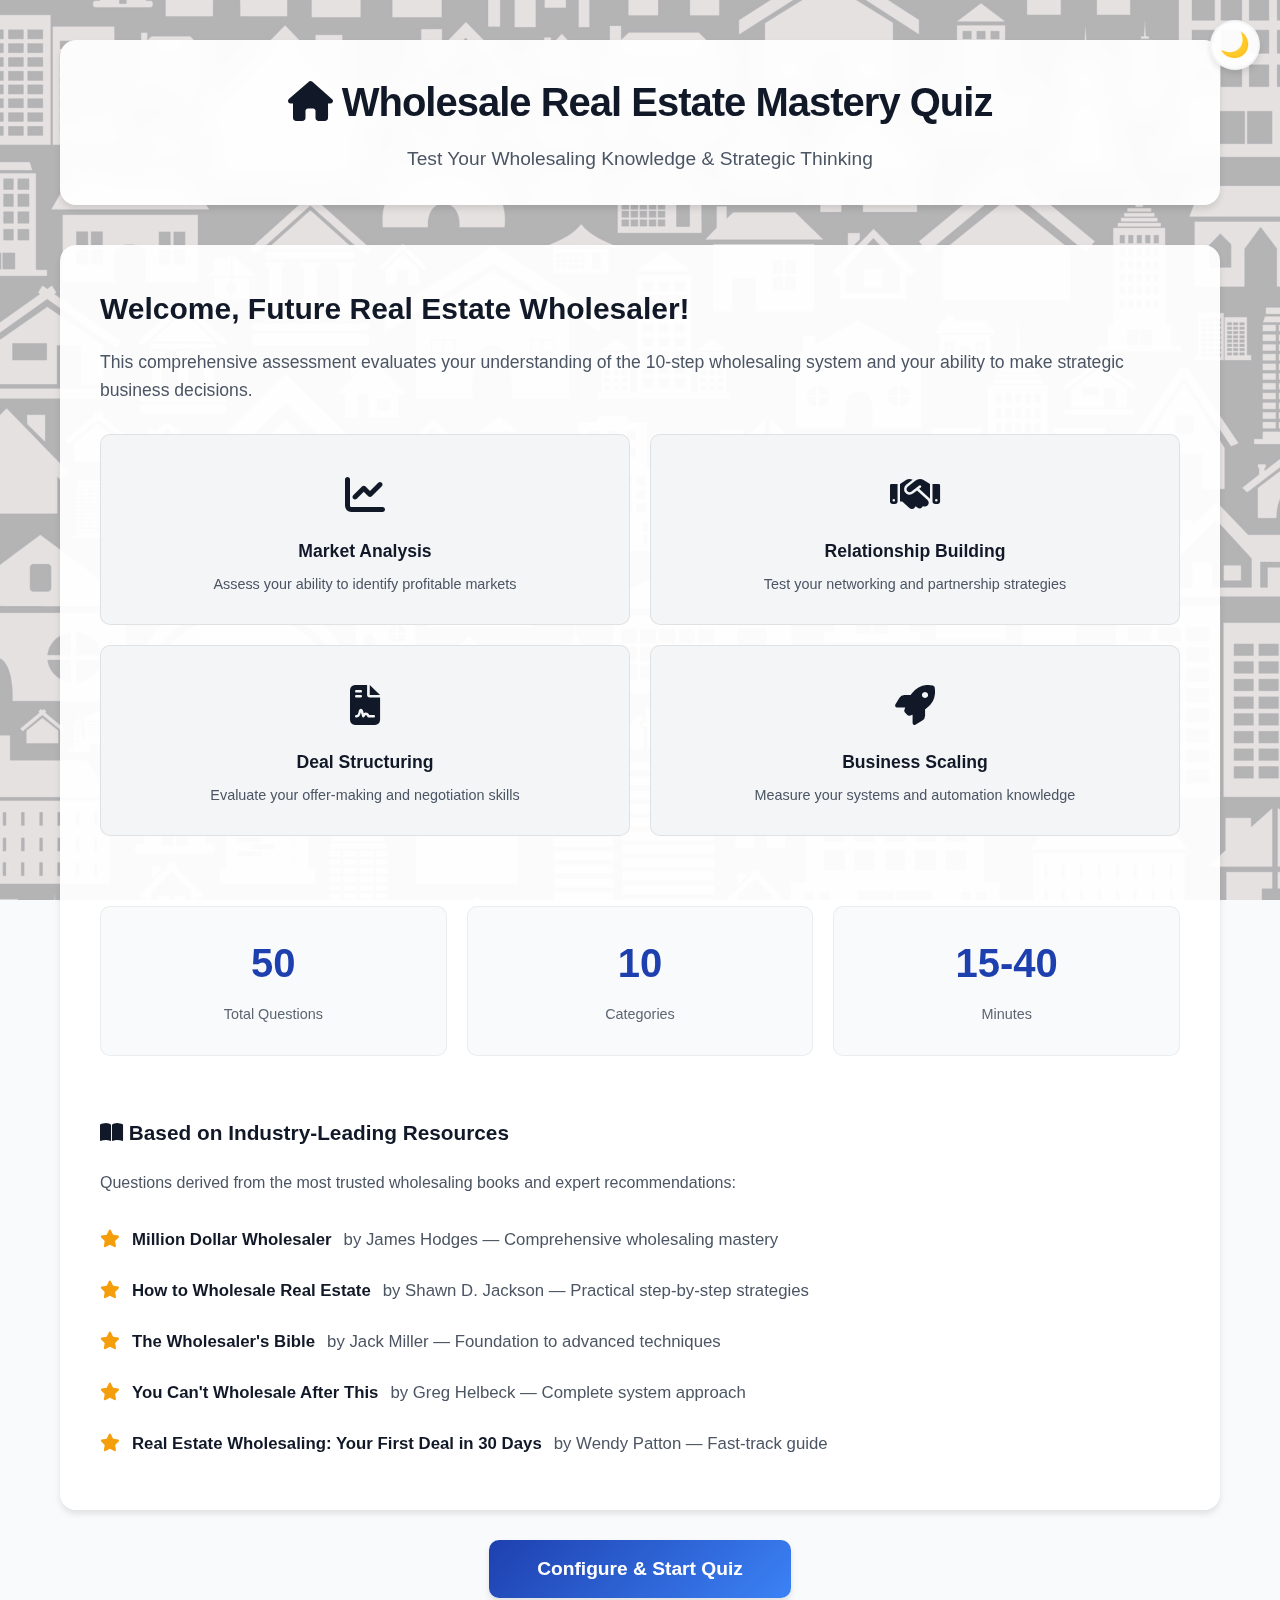
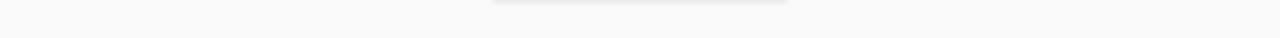
<file: index.html>
<!DOCTYPE html>
<html lang="en">
<head>
    <meta charset="UTF-8">
    <meta name="viewport" content="width=device-width, initial-scale=1.0">
    <title>Wholesale Real Estate Mastery Quiz</title>
    <link rel="stylesheet" href="https://cdnjs.cloudflare.com/ajax/libs/font-awesome/6.4.0/css/all.min.css">
    <link rel="stylesheet" href="style.css?v=1.1">
    <script src="config.js?v=1.1"></script>
</head>
<body>
    <!-- Theme Toggle -->
    <div class="theme-toggle-container">
        <button id="themeToggle" class="theme-toggle" aria-label="Toggle theme">
            <span class="theme-icon">🌙</span>
        </button>
    </div>

    <!-- Home Page -->
    <section id="homePage" class="page active">
        <div class="container">
            <div class="header-section">
                <h1><i class="fas fa-home"></i> Wholesale Real Estate Mastery Quiz</h1>
                <p class="subtitle">Test Your Wholesaling Knowledge & Strategic Thinking</p>
            </div>

            <div class="welcome-card">
                <h2>Welcome, Future Real Estate Wholesaler!</h2>
                <p>This comprehensive assessment evaluates your understanding of the 10-step wholesaling system and your ability to make strategic business decisions.</p>
                
                <div class="feature-grid">
                    <div class="feature-item">
                        <span class="feature-icon"><i class="fas fa-chart-line"></i></span>
                        <h3>Market Analysis</h3>
                        <p>Assess your ability to identify profitable markets</p>
                    </div>
                    <div class="feature-item">
                        <span class="feature-icon"><i class="fas fa-handshake"></i></span>
                        <h3>Relationship Building</h3>
                        <p>Test your networking and partnership strategies</p>
                    </div>
                    <div class="feature-item">
                        <span class="feature-icon"><i class="fas fa-file-contract"></i></span>
                        <h3>Deal Structuring</h3>
                        <p>Evaluate your offer-making and negotiation skills</p>
                    </div>
                    <div class="feature-item">
                        <span class="feature-icon"><i class="fas fa-rocket"></i></span>
                        <h3>Business Scaling</h3>
                        <p>Measure your systems and automation knowledge</p>
                    </div>
                </div>

                <div class="quiz-stats">
                    <div class="stat-box">
                        <div class="stat-number">50</div>
                        <div class="stat-label">Total Questions</div>
                    </div>
                    <div class="stat-box">
                        <div class="stat-number">10</div>
                        <div class="stat-label">Categories</div>
                    </div>
                    <div class="stat-box">
                        <div class="stat-number">15-40</div>
                        <div class="stat-label">Minutes</div>
                    </div>
                </div>

                <div class="quiz-info">
                    <h3><i class="fas fa-book-open"></i> Based on Industry-Leading Resources</h3>
                    <p style="margin-bottom: 20px; color: var(--text-secondary); font-size: 1rem;">Questions derived from the most trusted wholesaling books and expert recommendations:</p>
                    <ul class="info-list">
                        <li><i class="fas fa-star"></i> <strong>Million Dollar Wholesaler</strong> by James Hodges — Comprehensive wholesaling mastery</li>
                        <li><i class="fas fa-star"></i> <strong>How to Wholesale Real Estate</strong> by Shawn D. Jackson — Practical step-by-step strategies</li>
                        <li><i class="fas fa-star"></i> <strong>The Wholesaler's Bible</strong> by Jack Miller — Foundation to advanced techniques</li>
                        <li><i class="fas fa-star"></i> <strong>You Can't Wholesale After This</strong> by Greg Helbeck — Complete system approach</li>
                        <li><i class="fas fa-star"></i> <strong>Real Estate Wholesaling: Your First Deal in 30 Days</strong> by Wendy Patton — Fast-track guide</li>
                    </ul>
                </div>
            </div>

            <button id="startBtn" class="primary-btn">Configure & Start Quiz</button>
        </div>
    </section>

    <!-- Configuration Page -->
    <section id="configPage" class="page">
        <div class="container">
            <h1>⚙️ Configure Your Assessment</h1>
            <p class="page-description">Customize your quiz experience based on your learning goals</p>

            <div class="config-section">
                <h2>📚 Select Topics to Include</h2>
                <p class="section-hint">Choose the wholesaling areas you want to be tested on</p>
                <div id="topicCheckboxes" class="checkbox-grid">
                    <!-- Dynamically populated -->
                </div>
            </div>

            <div class="config-section">
                <h2>📊 Difficulty Level</h2>
                <p class="section-hint">Select the complexity of questions</p>
                <div class="radio-group">
                    <label class="radio-option">
                        <input type="radio" name="difficulty" value="easy">
                        <span class="radio-custom"></span>
                        <div class="radio-content">
                            <strong>Easy</strong>
                            <small>Foundational concepts and basic principles</small>
                        </div>
                    </label>
                    <label class="radio-option">
                        <input type="radio" name="difficulty" value="medium" checked>
                        <span class="radio-custom"></span>
                        <div class="radio-content">
                            <strong>Medium</strong>
                            <small>Applied scenarios and strategic decisions</small>
                        </div>
                    </label>
                    <label class="radio-option">
                        <input type="radio" name="difficulty" value="hard">
                        <span class="radio-custom"></span>
                        <div class="radio-content">
                            <strong>Hard</strong>
                            <small>Complex situations requiring expert judgment</small>
                        </div>
                    </label>
                </div>
            </div>

            <div class="config-section">
                <h2>🔢 Number of Questions</h2>
                <div class="slider-container">
                    <input type="range" id="questionCount" min="10" max="50" value="25" step="5">
                    <div class="slider-value">
                        <span id="questionCountValue">25</span> questions
                    </div>
                </div>
            </div>

            <div class="config-section">
                <h2>⏱️ Time Limit</h2>
                <p class="section-hint">Challenge yourself with a timer or take your time</p>
                <div class="radio-group">
                    <label class="radio-option">
                        <input type="radio" name="timeLimit" value="none" checked>
                        <span class="radio-custom"></span>
                        <div class="radio-content">
                            <strong>No Time Limit</strong>
                            <small>Take as much time as you need</small>
                        </div>
                    </label>
                    <label class="radio-option">
                        <input type="radio" name="timeLimit" value="20">
                        <span class="radio-custom"></span>
                        <div class="radio-content">
                            <strong>20 Minutes</strong>
                            <small>Quick assessment mode</small>
                        </div>
                    </label>
                    <label class="radio-option">
                        <input type="radio" name="timeLimit" value="40">
                        <span class="radio-custom"></span>
                        <div class="radio-content">
                            <strong>40 Minutes</strong>
                            <small>Comprehensive assessment mode</small>
                        </div>
                    </label>
                    <label class="radio-option">
                        <input type="radio" name="timeLimit" value="60">
                        <span class="radio-custom"></span>
                        <div class="radio-content">
                            <strong>60 Minutes</strong>
                            <small>Full professional assessment</small>
                        </div>
                    </label>
                </div>
            </div>

            <div class="config-actions">
                <button id="backToHomeBtn" class="secondary-btn">← Back</button>
                <button id="beginQuizBtn" class="primary-btn">Begin Assessment →</button>
            </div>
        </div>
    </section>

    <!-- Countdown Overlay -->
    <div id="countdownOverlay" class="countdown-overlay" style="display: none;">
        <div class="countdown-content">
            <h2>Get Ready!</h2>
            <div id="countdownNumber" class="countdown-number">3</div>
            <p class="countdown-message">Quiz starting...</p>
        </div>
    </div>

    <!-- Quiz Page -->
    <section id="quizPage" class="page">
        <div class="quiz-container">
            <!-- Timer Display -->
            <div id="timerDisplay" class="timer-display" style="display: none;">
                <span class="timer-icon">⏱️</span>
                <span id="timerText">00:00</span>
            </div>

            <!-- Progress Bar -->
            <div class="progress-container">
                <div class="progress-info">
                    <span id="questionProgress">Question 1 of 25</span>
                    <span id="categoryDisplay" class="category-badge">Market Analysis</span>
                </div>
                <div class="progress-bar">
                    <div id="progressFill" class="progress-fill"></div>
                </div>
            </div>

            <!-- Question Card -->
            <div id="questionCard" class="question-card">
                <div class="question-header">
                    <span id="questionType" class="question-type-badge">Single Select</span>
                    <span id="questionDifficulty" class="difficulty-badge">Medium</span>
                </div>
                <h2 id="questionText" class="question-text"></h2>
                <div id="questionContext" class="question-context"></div>
                <div id="optionsContainer" class="options-container">
                    <!-- Options dynamically inserted -->
                </div>
                <div id="multiSelectHint" class="multi-select-hint" style="display: none;">
                    ℹ️ This question may have multiple correct answers. Select all that apply.
                </div>
            </div>

            <!-- Navigation -->
            <div class="quiz-navigation">
                <button id="prevBtn" class="nav-btn secondary-btn">← Previous</button>
                <button id="nextBtn" class="nav-btn primary-btn">Next →</button>
                <button id="submitBtn" class="submit-btn primary-btn" style="display: none;">Submit Assessment</button>
            </div>
        </div>
    </section>

    <!-- Results Page -->
    <section id="resultsPage" class="page">
        <div class="container">
            <div class="results-header">
                <h1><i class="fas fa-chart-bar"></i> Assessment Results</h1>
                <p class="results-subtitle">Your Wholesale Real Estate Knowledge Report</p>
            </div>

            <!-- Overall Score -->
            <div class="score-display">
                <div class="score-circle">
                    <div class="score-value" id="finalScore">0%</div>
                    <div class="score-label">Overall Score</div>
                </div>
                <div class="score-details">
                    <div class="score-stat">
                        <span class="stat-icon"><i class="fas fa-check-circle"></i></span>
                        <div>
                            <strong id="correctCount">0</strong>
                            <small>Correct</small>
                        </div>
                    </div>
                    <div class="score-stat">
                        <span class="stat-icon"><i class="fas fa-times-circle"></i></span>
                        <div>
                            <strong id="incorrectCount">0</strong>
                            <small>Incorrect</small>
                        </div>
                    </div>
                    <div class="score-stat">
                        <span class="stat-icon"><i class="fas fa-trophy"></i></span>
                        <div>
                            <strong id="performanceLevel">-</strong>
                            <small>Performance</small>
                        </div>
                    </div>
                </div>
            </div>

            <!-- Category Performance -->
            <div class="results-section">
                <h2><i class="fas fa-chart-line"></i> Category Performance Analysis</h2>
                <div id="categoryCharts" class="category-charts">
                    <!-- Dynamically generated charts -->
                </div>
            </div>

            <!-- Strategic Analysis -->
            <div class="results-section">
                <h2><i class="fas fa-bullseye"></i> Strategic Analysis</h2>
                <div id="strategicAnalysis" class="analysis-content">
                    <!-- Generated analysis -->
                </div>
            </div>

            <!-- Detailed Feedback -->
            <div class="results-section">
                <h2><i class="fas fa-clipboard-list"></i> Question-by-Question Review</h2>
                <button id="toggleDetailedFeedback" class="toggle-btn secondary-btn">
                    Show Detailed Review
                </button>
                <div id="detailedFeedback" class="detailed-feedback" style="display: none;">
                    <!-- Question reviews -->
                </div>
            </div>

            <!-- Recommendations -->
            <div class="results-section">
                <h2><i class="fas fa-lightbulb"></i> Study Recommendations</h2>
                <div id="recommendations" class="recommendations-content">
                    <!-- Generated recommendations -->
                </div>
            </div>

            <!-- Premium Study Plan Offer -->
            <div class="results-section premium-offer-section" id="premiumOfferSection">
                <div class="premium-offer-card">
                    <div class="premium-badge"><i class="fas fa-crown"></i> PREMIUM</div>
                    <h2><i class="fas fa-brain"></i> Get Your Comprehensive Performance Analysis</h2>
                    <p class="premium-description">Unlock an in-depth analysis of your decision-making patterns, strategic thinking gaps, and personalized improvement strategies based on your unique results.</p>
                    
                    <div class="premium-features">
                        <div class="feature-comparison">
                            <div class="comparison-column free-column">
                                <h3><i class="fas fa-check"></i> Free (Current)</h3>
                                <ul>
                                    <li>Overall score and category breakdown</li>
                                    <li>Basic strengths and weaknesses</li>
                                    <li>Top 3 focus area recommendations</li>
                                    <li>Complete question-by-question review</li>
                                </ul>
                            </div>
                            <div class="comparison-column premium-column">
                                <h3><i class="fas fa-star"></i> Premium ($14.99)</h3>
                                <ul>
                                    <li><strong>Deep-Dive Thinking Pattern Analysis</strong> — How you approach problems vs. how you should</li>
                                    <li><strong>Decision-Making Framework Assessment</strong> — Where your logic breaks down and why</li>
                                    <li><strong>Strategic Gaps Identification</strong> — Specific blind spots holding you back</li>
                                    <li><strong>Comprehensive Strength Analysis</strong> — Your natural advantages and how to leverage them</li>
                                    <li><strong>Weakness Breakdown with Context</strong> — Not just what's wrong, but WHY and how to fix it</li>
                                    <li><strong>Personalized Improvement Roadmap</strong> — Clear direction on what to focus on (your choice how to improve)</li>
                                    <li><strong>Expert-Level Commentary</strong> — Professional insights on each category</li>
                                    <li><strong>Downloadable PDF Report</strong> (15-25 pages) — Keep forever, review anytime</li>
                                    <li><strong>Book Chapter References</strong> — Exact pages mapped to your gaps</li>
                                </ul>
                            </div>
                        </div>
                    </div>

                    <div class="premium-sample">
                        <h4>📖 Book Sources Included:</h4>
                        <ul class="book-sources">
                            <li><strong>"10 Steps to Wholesaling 10 Houses a Month"</strong> - Jason Prescott</li>
                            <li><strong>"The Book on Flipping Houses"</strong> - J Scott</li>
                            <li><strong>"Buy, Rehab, Rent, Refinance, Repeat (BRRRR)"</strong> - David Greene</li>
                            <li><strong>"Real Estate Wholesaling Bible"</strong> - Than Merrill</li>
                            <li><strong>"The Millionaire Real Estate Investor"</strong> - Gary Keller</li>
                        </ul>
                    </div>

                    <div class="premium-cta">
                        <button id="unlockPremiumBtn" class="premium-btn">
                            🔓 Get Your Personalized Study Plan - $14.99
                        </button>
                        <p class="secure-notice">🔒 Secure payment via PayPal • Delivered within 24 hours</p>
                    </div>
                </div>
            </div>

            <!-- Premium Order Modal (Hidden by default) -->
            <div id="premiumOrderModal" class="modal" style="display: none;">
                <div class="modal-content premium-order-content">
                    <span class="close-modal" id="closePremiumModal" onclick="document.getElementById('premiumOrderModal').style.display='none'">&times;</span>
                    <div class="modal-icon">📋</div>
                    <h2>Complete Your Order</h2>
                    <p class="modal-description">Follow these 2 simple steps to receive your personalized study plan:</p>
                    
                    <div class="order-steps">
                        <div class="order-step">
                            <div class="step-number">1</div>
                            <div class="step-content">
                                <h3><i class="fas fa-dollar-sign"></i> Complete PayPal Payment</h3>
                                <p>Pay $14.99 securely through PayPal and take a screenshot of the confirmation</p>
                                <a id="paypalLink" href="#" target="_blank" class="step-btn paypal-btn">
                                    Pay with PayPal →
                                </a>
                                <p class="step-hint">✓ Save the payment confirmation screenshot for Step 2</p>
                            </div>
                        </div>
                        
                        <div class="step-divider">↓</div>
                        
                        <div class="order-step">
                            <div class="step-number">2</div>
                            <div class="step-content">
                                <h3><i class="fas fa-download"></i> Download Your Quiz Results</h3>
                                <p>Save your quiz data file - you'll upload this in the next step</p>
                                <button onclick="downloadQuizResults()" class="step-btn download-btn">
                                    <i class="fas fa-file-download"></i> Download Results File
                                </button>
                                <p class="step-hint" id="downloadStatus">Click to download your results as a .txt file</p>
                            </div>
                        </div>
                        
                        <div class="step-divider">↓</div>
                        
                        <div class="order-step">
                            <div class="step-number">3</div>
                            <div class="step-content">
                                <h3><i class="fas fa-upload"></i> Submit Order Form</h3>
                                <p>Upload payment screenshot + quiz results file</p>
                                <a id="googleFormLink" href="#" target="_blank" class="step-btn google-form-btn">
                                    Open Order Form →
                                </a>
                                <p class="step-hint">✓ We'll verify payment and email your analysis within 24 hours</p>
                            </div>
                        </div>
                    </div>
                    
                    <div class="modal-footer">
                        <p class="support-text">Questions? Email us at: <strong id="supportEmail">loading...</strong></p>
                        <button onclick="document.getElementById('premiumOrderModal').style.display='none'" class="modal-close-btn">Close</button>
                    </div>
                </div>
            </div>

            <!-- Actions -->
            <div class="results-actions">
                <button onclick="downloadQuizResults()" class="primary-btn" style="background: #10b981;">
                    <i class="fas fa-download"></i> Download My Results
                </button>
                <button id="retakeBtn" class="secondary-btn">↻ Retake Assessment</button>
                <button id="newConfigBtn" class="secondary-btn">Configure New Assessment</button>
            </div>
        </div>
    </section>

    <script src="questions.js?v=1.1"></script>
    <script src="premium-study-plan.js?v=1.1"></script>
    <script src="script.js?v=1.1"></script>
</body>
</html>
</file>
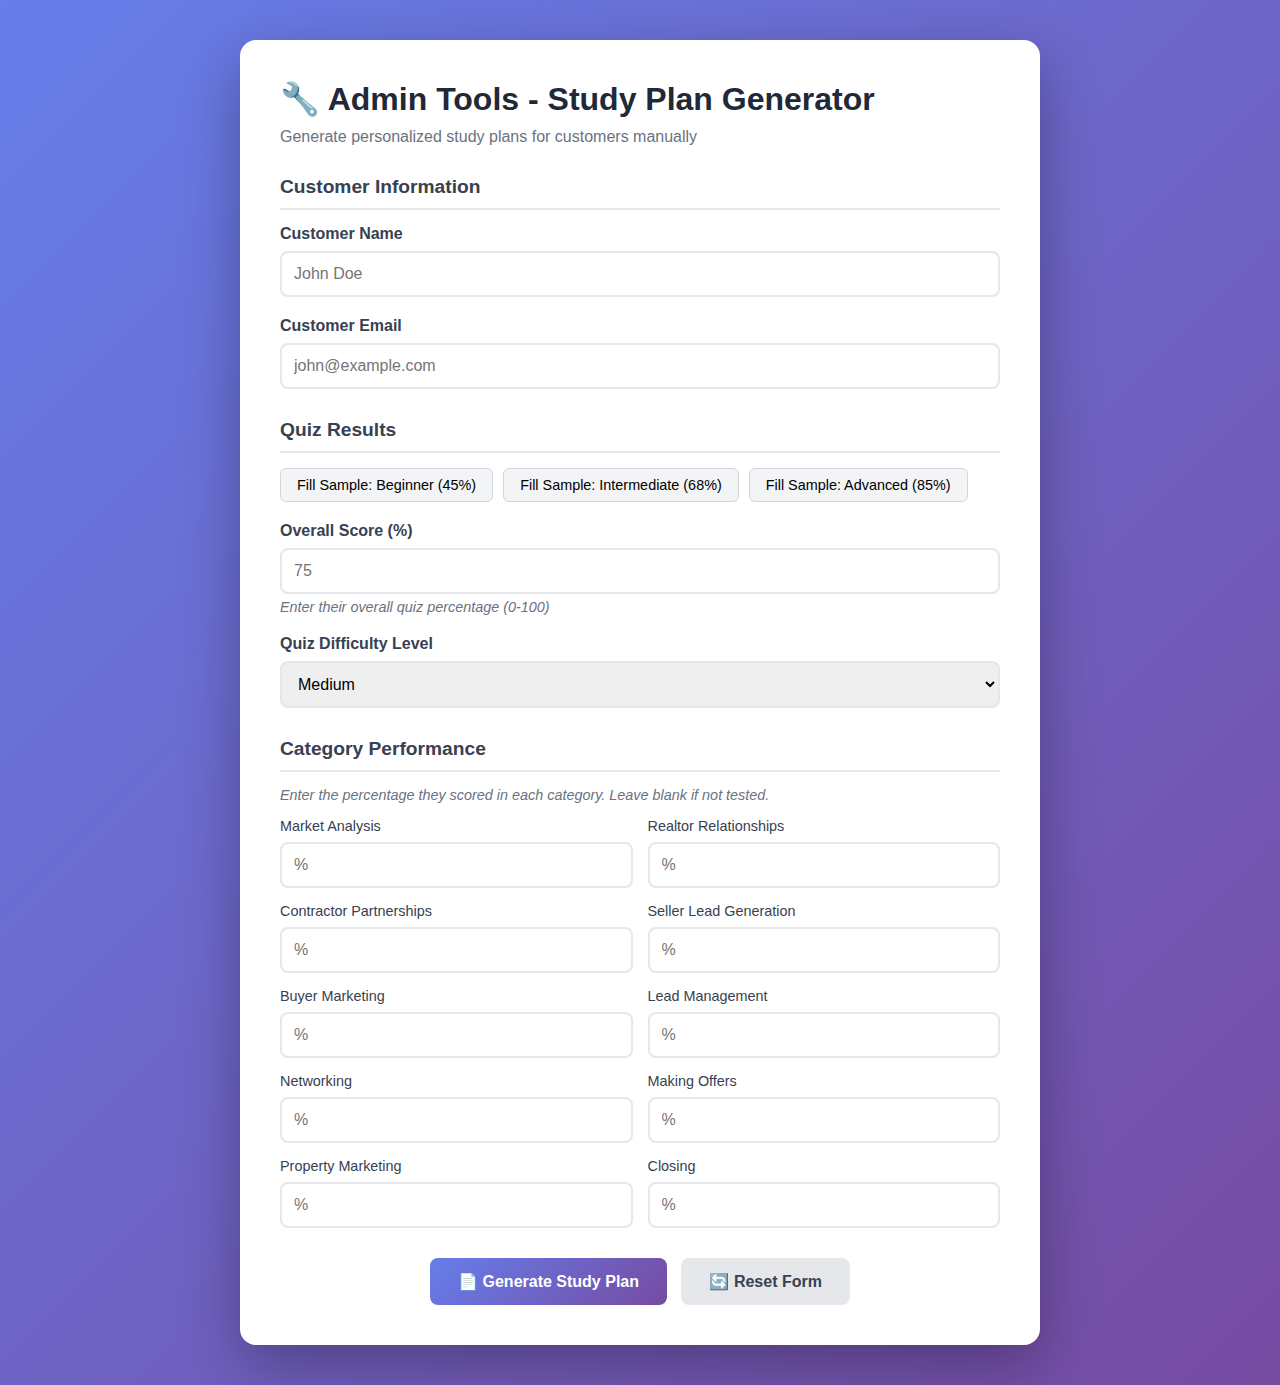
<file: admin-tools.html>
<!DOCTYPE html>
<html lang="en">
<head>
    <meta charset="UTF-8">
    <meta name="viewport" content="width=device-width, initial-scale=1.0">
    <title>Admin Tools - Generate Study Plans</title>
    <style>
        * {
            margin: 0;
            padding: 0;
            box-sizing: border-box;
        }
        
        body {
            font-family: -apple-system, BlinkMacSystemFont, 'Segoe UI', Roboto, Oxygen, Ubuntu, sans-serif;
            background: linear-gradient(135deg, #667eea 0%, #764ba2 100%);
            min-height: 100vh;
            padding: 40px 20px;
        }
        
        .container {
            max-width: 800px;
            margin: 0 auto;
            background: white;
            border-radius: 16px;
            box-shadow: 0 20px 60px rgba(0, 0, 0, 0.3);
            padding: 40px;
        }
        
        h1 {
            color: #1f2937;
            margin-bottom: 10px;
        }
        
        .subtitle {
            color: #6b7280;
            margin-bottom: 30px;
        }
        
        .form-section {
            margin-bottom: 30px;
        }
        
        .form-section h2 {
            font-size: 1.2rem;
            color: #374151;
            margin-bottom: 15px;
            border-bottom: 2px solid #e5e7eb;
            padding-bottom: 10px;
        }
        
        label {
            display: block;
            font-weight: 600;
            color: #374151;
            margin-bottom: 8px;
        }
        
        input, select, textarea {
            width: 100%;
            padding: 12px;
            border: 2px solid #e5e7eb;
            border-radius: 8px;
            font-size: 1rem;
            transition: border-color 0.3s ease;
        }
        
        input:focus, select:focus, textarea:focus {
            outline: none;
            border-color: #667eea;
        }
        
        .input-group {
            margin-bottom: 20px;
        }
        
        .category-inputs {
            display: grid;
            grid-template-columns: 1fr 1fr;
            gap: 15px;
            margin-bottom: 15px;
        }
        
        .category-input {
            display: flex;
            flex-direction: column;
        }
        
        .category-input label {
            font-size: 0.9rem;
            font-weight: 500;
        }
        
        .category-input input {
            width: 100%;
        }
        
        .btn {
            padding: 14px 28px;
            border: none;
            border-radius: 8px;
            font-size: 1rem;
            font-weight: 600;
            cursor: pointer;
            transition: all 0.3s ease;
        }
        
        .btn-primary {
            background: linear-gradient(135deg, #667eea 0%, #764ba2 100%);
            color: white;
        }
        
        .btn-primary:hover {
            transform: translateY(-2px);
            box-shadow: 0 4px 12px rgba(102, 126, 234, 0.4);
        }
        
        .btn-secondary {
            background: #e5e7eb;
            color: #374151;
            margin-left: 10px;
        }
        
        .btn-secondary:hover {
            background: #d1d5db;
        }
        
        .output-section {
            margin-top: 30px;
            padding: 20px;
            background: #f9fafb;
            border-radius: 8px;
            display: none;
        }
        
        .output-section.active {
            display: block;
        }
        
        .success-message {
            padding: 15px;
            background: #d1fae5;
            border-left: 4px solid #10b981;
            border-radius: 8px;
            margin-bottom: 20px;
            color: #065f46;
        }
        
        .help-text {
            font-size: 0.9rem;
            color: #6b7280;
            margin-top: 5px;
            font-style: italic;
        }
        
        .quick-fill {
            display: flex;
            gap: 10px;
            margin-bottom: 20px;
        }
        
        .quick-fill button {
            padding: 8px 16px;
            background: #f3f4f6;
            border: 1px solid #d1d5db;
            border-radius: 6px;
            cursor: pointer;
            font-size: 0.9rem;
        }
        
        .quick-fill button:hover {
            background: #e5e7eb;
        }
    </style>
</head>
<body>
    <div class="container">
        <h1>🔧 Admin Tools - Study Plan Generator</h1>
        <p class="subtitle">Generate personalized study plans for customers manually</p>
        
        <div class="form-section">
            <h2>Customer Information</h2>
            <div class="input-group">
                <label for="customerName">Customer Name</label>
                <input type="text" id="customerName" placeholder="John Doe">
            </div>
            <div class="input-group">
                <label for="customerEmail">Customer Email</label>
                <input type="email" id="customerEmail" placeholder="john@example.com">
            </div>
        </div>
        
        <div class="form-section">
            <h2>Quiz Results</h2>
            <div class="quick-fill">
                <button onclick="fillSample('beginner')">Fill Sample: Beginner (45%)</button>
                <button onclick="fillSample('intermediate')">Fill Sample: Intermediate (68%)</button>
                <button onclick="fillSample('advanced')">Fill Sample: Advanced (85%)</button>
            </div>
            <div class="input-group">
                <label for="overallScore">Overall Score (%)</label>
                <input type="number" id="overallScore" min="0" max="100" placeholder="75">
                <p class="help-text">Enter their overall quiz percentage (0-100)</p>
            </div>
            <div class="input-group">
                <label for="difficulty">Quiz Difficulty Level</label>
                <select id="difficulty">
                    <option value="easy">Easy</option>
                    <option value="medium" selected>Medium</option>
                    <option value="hard">Hard</option>
                </select>
            </div>
        </div>
        
        <div class="form-section">
            <h2>Category Performance</h2>
            <p class="help-text" style="margin-bottom: 15px;">Enter the percentage they scored in each category. Leave blank if not tested.</p>
            
            <div class="category-inputs">
                <div class="category-input">
                    <label>Market Analysis</label>
                    <input type="number" id="cat_market" min="0" max="100" placeholder="%">
                </div>
                <div class="category-input">
                    <label>Realtor Relationships</label>
                    <input type="number" id="cat_realtor" min="0" max="100" placeholder="%">
                </div>
                <div class="category-input">
                    <label>Contractor Partnerships</label>
                    <input type="number" id="cat_contractor" min="0" max="100" placeholder="%">
                </div>
                <div class="category-input">
                    <label>Seller Lead Generation</label>
                    <input type="number" id="cat_seller" min="0" max="100" placeholder="%">
                </div>
                <div class="category-input">
                    <label>Buyer Marketing</label>
                    <input type="number" id="cat_buyer" min="0" max="100" placeholder="%">
                </div>
                <div class="category-input">
                    <label>Lead Management</label>
                    <input type="number" id="cat_lead" min="0" max="100" placeholder="%">
                </div>
                <div class="category-input">
                    <label>Networking</label>
                    <input type="number" id="cat_network" min="0" max="100" placeholder="%">
                </div>
                <div class="category-input">
                    <label>Making Offers</label>
                    <input type="number" id="cat_offers" min="0" max="100" placeholder="%">
                </div>
                <div class="category-input">
                    <label>Property Marketing</label>
                    <input type="number" id="cat_property" min="0" max="100" placeholder="%">
                </div>
                <div class="category-input">
                    <label>Closing</label>
                    <input type="number" id="cat_closing" min="0" max="100" placeholder="%">
                </div>
            </div>
        </div>
        
        <div style="text-align: center; margin-top: 30px;">
            <button class="btn btn-primary" onclick="generateStudyPlan()">
                📄 Generate Study Plan
            </button>
            <button class="btn btn-secondary" onclick="resetForm()">
                🔄 Reset Form
            </button>
        </div>
        
        <div id="outputSection" class="output-section">
            <div class="success-message">
                ✅ Study plan generated successfully!
            </div>
            <p><strong>File saved as:</strong> <span id="fileName"></span></p>
            <p style="margin-top: 15px;"><strong>Next steps:</strong></p>
            <ol style="margin-left: 20px; margin-top: 10px; line-height: 1.8;">
                <li>Check your Downloads folder</li>
                <li>Open the HTML file in browser</li>
                <li>Review the personalized content</li>
                <li>Email it to: <strong id="emailCustomer"></strong></li>
            </ol>
        </div>
    </div>
    
    <script src="questions.js"></script>
    <script src="premium-study-plan.js"></script>
    <script>
        function fillSample(level) {
            if (level === 'beginner') {
                document.getElementById('overallScore').value = 45;
                document.getElementById('difficulty').value = 'easy';
                document.getElementById('cat_market').value = 33;
                document.getElementById('cat_realtor').value = 40;
                document.getElementById('cat_contractor').value = 50;
                document.getElementById('cat_seller').value = 25;
                document.getElementById('cat_buyer').value = 60;
                document.getElementById('cat_lead').value = 30;
                document.getElementById('cat_network').value = 55;
                document.getElementById('cat_offers').value = 20;
                document.getElementById('cat_property').value = 45;
                document.getElementById('cat_closing').value = 35;
            } else if (level === 'intermediate') {
                document.getElementById('overallScore').value = 68;
                document.getElementById('difficulty').value = 'medium';
                document.getElementById('cat_market').value = 70;
                document.getElementById('cat_realtor').value = 65;
                document.getElementById('cat_contractor').value = 60;
                document.getElementById('cat_seller').value = 55;
                document.getElementById('cat_buyer').value = 75;
                document.getElementById('cat_lead').value = 70;
                document.getElementById('cat_network').value = 80;
                document.getElementById('cat_offers').value = 60;
                document.getElementById('cat_property').value = 65;
                document.getElementById('cat_closing').value = 70;
            } else if (level === 'advanced') {
                document.getElementById('overallScore').value = 85;
                document.getElementById('difficulty').value = 'hard';
                document.getElementById('cat_market').value = 90;
                document.getElementById('cat_realtor').value = 85;
                document.getElementById('cat_contractor').value = 80;
                document.getElementById('cat_seller').value = 88;
                document.getElementById('cat_buyer').value = 92;
                document.getElementById('cat_lead').value = 85;
                document.getElementById('cat_network').value = 80;
                document.getElementById('cat_offers').value = 75;
                document.getElementById('cat_property').value = 88;
                document.getElementById('cat_closing').value = 90;
            }
            
            // Fill sample customer data
            if (!document.getElementById('customerName').value) {
                document.getElementById('customerName').value = 'Sample Customer';
            }
            if (!document.getElementById('customerEmail').value) {
                document.getElementById('customerEmail').value = 'customer@example.com';
            }
        }
        
        function generateStudyPlan() {
            // Get customer info
            const name = document.getElementById('customerName').value;
            const email = document.getElementById('customerEmail').value;
            
            if (!name || !email) {
                alert('Please enter customer name and email');
                return;
            }
            
            // Get quiz results
            const percentage = parseInt(document.getElementById('overallScore').value);
            const difficulty = document.getElementById('difficulty').value;
            
            if (!percentage || percentage < 0 || percentage > 100) {
                alert('Please enter a valid overall score (0-100)');
                return;
            }
            
            // Get category results
            const categoryMap = {
                'Market Analysis': 'cat_market',
                'Realtor Relationships': 'cat_realtor',
                'Contractor Partnerships': 'cat_contractor',
                'Seller Lead Generation': 'cat_seller',
                'Buyer Marketing': 'cat_buyer',
                'Lead Management': 'cat_lead',
                'Networking': 'cat_network',
                'Making Offers': 'cat_offers',
                'Property Marketing': 'cat_property',
                'Closing': 'cat_closing'
            };
            
            const categoryResults = {};
            for (const [category, inputId] of Object.entries(categoryMap)) {
                const value = document.getElementById(inputId).value;
                if (value) {
                    const percent = parseInt(value);
                    // Convert percentage to correct/total format
                    categoryResults[category] = {
                        correct: percent,
                        total: 100
                    };
                }
            }
            
            if (Object.keys(categoryResults).length === 0) {
                alert('Please enter at least one category score');
                return;
            }
            
            // Prepare data for study plan generation
            const quizResults = {
                percentage: percentage,
                difficulty: difficulty,
                date: new Date()
            };
            
            // Generate study plan using the imported function
            const studyPlan = generatePremiumStudyPlan(quizResults, categoryResults, [], []);
            
            // Format as HTML
            const htmlContent = formatStudyPlanHTML(studyPlan);
            
            // Download the file
            const blob = new Blob([htmlContent], { type: 'text/html' });
            const url = URL.createObjectURL(blob);
            const a = document.createElement('a');
            a.href = url;
            const fileName = `Study-Plan-${name.replace(/\s+/g, '-')}-${new Date().toISOString().split('T')[0]}.html`;
            a.download = fileName;
            document.body.appendChild(a);
            a.click();
            document.body.removeChild(a);
            URL.revokeObjectURL(url);
            
            // Show success message
            document.getElementById('fileName').textContent = fileName;
            document.getElementById('emailCustomer').textContent = email;
            document.getElementById('outputSection').classList.add('active');
            
            // Scroll to output
            document.getElementById('outputSection').scrollIntoView({ behavior: 'smooth' });
        }
        
        function resetForm() {
            document.getElementById('customerName').value = '';
            document.getElementById('customerEmail').value = '';
            document.getElementById('overallScore').value = '';
            document.getElementById('difficulty').value = 'medium';
            
            const categoryInputs = document.querySelectorAll('.category-input input');
            categoryInputs.forEach(input => input.value = '');
            
            document.getElementById('outputSection').classList.remove('active');
        }
    </script>
</body>
</html>
</file>
<file: style.css>
/* ============================================
   WHOLESALE REAL ESTATE QUIZ - STYLES
   Professional, Modern, Responsive Design
   ============================================ */

/* Root Variables - Professional Design System */
:root {
    /* Light Theme Colors - Clean Professional */
    --bg-primary: rgba(249, 250, 251, 0.95);
    --bg-secondary: rgba(255, 255, 255, 0.95);
    --bg-tertiary: rgba(243, 244, 246, 0.9);
    --text-primary: #111827;
    --text-secondary: #4b5563;
    --text-tertiary: #9ca3af;
    
    /* Brand Colors - Professional Trust Palette */
    --brand-primary: #1e40af;
    --brand-secondary: #3b82f6;
    --brand-accent: #0891b2;
    
    /* Semantic Colors */
    --success: #10b981;
    --warning: #f59e0b;
    --danger: #ef4444;
    --info: #06b6d4;
    
    /* Category Colors */
    --cat-market: #8b5cf6;
    --cat-realtor: #ec4899;
    --cat-contractor: #f97316;
    --cat-seller-lead: #14b8a6;
    --cat-buyer-marketing: #6366f1;
    --cat-lead-mgmt: #0ea5e9;
    --cat-networking: #10b981;
    --cat-offers: #f59e0b;
    --cat-property-marketing: #ef4444;
    --cat-closing: #8b5cf6;
    
    /* UI Elements */
    --shadow-sm: 0 1px 2px rgba(0, 0, 0, 0.05);
    --shadow-md: 0 4px 6px rgba(0, 0, 0, 0.1);
    --shadow-lg: 0 10px 15px rgba(0, 0, 0, 0.1);
    --shadow-xl: 0 20px 25px rgba(0, 0, 0, 0.15);
    
    --radius-sm: 6px;
    --radius-md: 10px;
    --radius-lg: 16px;
    --radius-xl: 24px;
    
    --transition: all 0.3s cubic-bezier(0.4, 0, 0.2, 1);
}

/* Dark Theme - Professional Dark Mode */
body.dark-theme {
    --bg-primary: rgba(17, 24, 39, 0.95);
    --bg-secondary: rgba(31, 41, 55, 0.95);
    --bg-tertiary: rgba(55, 65, 81, 0.9);
    --text-primary: #f9fafb;
    --text-secondary: #d1d5db;
    --text-tertiary: #9ca3af;
    
    /* Lighter brand colors for dark mode visibility */
    --brand-primary: #60a5fa;
    --brand-secondary: #93c5fd;
    --brand-accent: #22d3ee;
    
    --shadow-sm: 0 1px 3px rgba(0, 0, 0, 0.4);
    --shadow-md: 0 4px 12px rgba(0, 0, 0, 0.5);
    --shadow-lg: 0 10px 24px rgba(0, 0, 0, 0.6);
    --shadow-xl: 0 20px 40px rgba(0, 0, 0, 0.7);
}

/* Base Styles */
* {
    margin: 0;
    padding: 0;
    box-sizing: border-box;
}

body {
    font-family: -apple-system, BlinkMacSystemFont, 'Segoe UI', Roboto, 'Helvetica Neue', Arial, sans-serif;
    background: var(--bg-primary);
    color: var(--text-primary);
    line-height: 1.6;
    transition: var(--transition);
    min-height: 100vh;
    position: relative;
}

body::before {
    content: '';
    position: fixed;
    top: 0;
    left: 0;
    right: 0;
    bottom: 0;
    background-image: url('Images/vecteezy_background-made-of-houses-a-vector-illustration_20882289.jpg');
    background-size: cover;
    background-position: center;
    opacity: 0.30;
    z-index: -1;
    pointer-events: none;
}

/* Theme Toggle */
.theme-toggle-container {
    position: fixed;
    top: 20px;
    right: 20px;
    z-index: 1000;
}

.theme-toggle {
    background: var(--bg-secondary);
    border: 2px solid var(--bg-tertiary);
    border-radius: 50%;
    width: 50px;
    height: 50px;
    display: flex;
    align-items: center;
    justify-content: center;
    cursor: pointer;
    transition: var(--transition);
    box-shadow: var(--shadow-md);
}

.theme-toggle:hover {
    transform: scale(1.1) rotate(15deg);
    box-shadow: var(--shadow-lg);
}

.theme-icon {
    font-size: 24px;
    transition: var(--transition);
}

/* Container */
.container {
    max-width: 1200px;
    margin: 0 auto;
    padding: 40px 20px;
}

.quiz-container {
    max-width: 1100px;
    margin: 0 auto;
    padding: 20px;
}

/* Page Management */
.page {
    display: none;
    animation: fadeIn 0.5s ease-in-out;
}

.page.active {
    display: block;
}

@keyframes fadeIn {
    from {
        opacity: 0;
        transform: translateY(20px);
    }
    to {
        opacity: 1;
        transform: translateY(0);
    }
}

/* Header Section */
.header-section {
    text-align: center;
    margin-bottom: 40px;
    background: var(--bg-secondary);
    padding: 30px 20px;
    border-radius: var(--radius-lg);
    backdrop-filter: blur(10px);
    -webkit-backdrop-filter: blur(10px);
    box-shadow: var(--shadow-md);
}

.header-section h1 {
    font-size: 2.5rem;
    font-weight: 700;
    margin-bottom: 10px;
    color: var(--text-primary);
    letter-spacing: -0.025em;
}

.subtitle {
    font-size: 1.2rem;
    color: var(--text-secondary);
}

/* Welcome Card */
.welcome-card {
    background: var(--bg-secondary);
    border-radius: var(--radius-lg);
    padding: 40px;
    box-shadow: var(--shadow-md);
    margin-bottom: 30px;
    position: relative;
    overflow: hidden;
}

.welcome-card > * {
    position: relative;
    z-index: 1;
}

.welcome-card h2 {
    font-size: 1.875rem;
    margin-bottom: 15px;
    font-weight: 700;
    color: var(--text-primary);
}

.welcome-card > p {
    color: var(--text-secondary);
    margin-bottom: 30px;
    font-size: 1.1rem;
}

/* Feature Grid */
.feature-grid {
    display: grid;
    grid-template-columns: repeat(2, 1fr);
    gap: 20px;
    margin-top: 30px;
}

.feature-item {
    text-align: center;
    padding: 28px 20px;
    background: var(--bg-tertiary);
    border-radius: var(--radius-md);
    transition: var(--transition);
    border: 1px solid rgba(0, 0, 0, 0.08);
    backdrop-filter: blur(10px);
}

.feature-item:hover {
    transform: translateY(-4px);
    box-shadow: 0 8px 20px rgba(30, 64, 175, 0.12);
    border-color: var(--brand-secondary);
}

.feature-icon {
    font-size: 2.5rem;
    display: block;
    margin-bottom: 10px;
}

.feature-item h3 {
    font-size: 1.1rem;
    margin-bottom: 8px;
    color: var(--text-primary);
}

.feature-item p {
    font-size: 0.9rem;
    color: var(--text-secondary);
}

/* Quiz Stats */
.quiz-stats {
    display: grid;
    grid-template-columns: repeat(3, 1fr);
    gap: 20px;
    margin: 40px 0 30px 0;
    padding: 30px 0;
    border-top: 1px solid var(--border-color);
    border-bottom: 1px solid var(--border-color);
}

.stat-box {
    text-align: center;
    padding: 24px;
    background: var(--bg-primary);
    border-radius: var(--radius-md);
    transition: var(--transition);
    border: 1px solid rgba(0, 0, 0, 0.06);
    backdrop-filter: blur(10px);
}

.stat-box:hover {
    transform: translateY(-3px);
    box-shadow: 0 6px 16px rgba(30, 64, 175, 0.12);
    border-color: var(--brand-secondary);
}

.stat-number {
    font-size: 2.5rem;
    font-weight: 700;
    color: var(--brand-primary);
    margin-bottom: 8px;
}

.stat-label {
    font-size: 0.95rem;
    color: var(--text-secondary);
    font-weight: 500;
}

/* Quiz Info */
.quiz-info {
    margin-top: 30px;
}

.quiz-info h3 {
    font-size: 1.3rem;
    margin-bottom: 20px;
    color: var(--text-primary);
}

.info-list {
    list-style: none;
    padding: 0;
    margin: 0;
}

.info-list li {
    padding: 12px 0;
    font-size: 1.05rem;
    color: var(--text-secondary);
    display: flex;
    align-items: flex-start;
    gap: 12px;
    border-bottom: 1px solid var(--border-color);
}

.info-list li i {
    color: #f59e0b;
    font-size: 1.1rem;
    margin-top: 3px;
    flex-shrink: 0;
}

.info-list li strong {
    color: var(--text-primary);
    font-weight: 600;
}

.info-list li:last-child {
    border-bottom: none;
}

/* Performance Card */
.performance-card {
    background: linear-gradient(135deg, var(--brand-primary), var(--brand-secondary));
    border-radius: var(--radius-lg);
    padding: 30px;
    color: white;
    margin-bottom: 30px;
    animation: scaleIn 0.5s ease-out;
}

@keyframes scaleIn {
    from {
        opacity: 0;
        transform: scale(0.9);
    }
    to {
        opacity: 1;
        transform: scale(1);
    }
}

.performance-card h3 {
    margin-bottom: 20px;
    font-size: 1.5rem;
}

.last-performance-content {
    display: flex;
    justify-content: space-around;
    flex-wrap: wrap;
    gap: 20px;
}

.performance-stat {
    display: flex;
    flex-direction: column;
    align-items: center;
}

.stat-label {
    font-size: 0.9rem;
    opacity: 0.9;
    margin-bottom: 5px;
}

.stat-value {
    font-size: 1.8rem;
    font-weight: 700;
}

/* Buttons */
.primary-btn, .secondary-btn {
    padding: 14px 32px;
    font-size: 1rem;
    font-weight: 600;
    border: none;
    border-radius: var(--radius-md);
    cursor: pointer;
    transition: var(--transition);
    display: inline-flex;
    align-items: center;
    justify-content: center;
    gap: 8px;
}

.primary-btn {
    background: linear-gradient(135deg, var(--brand-primary), var(--brand-secondary));
    color: white;
    box-shadow: var(--shadow-md);
}

.primary-btn:hover {
    transform: translateY(-2px);
    box-shadow: var(--shadow-lg);
}

.secondary-btn {
    background: var(--bg-tertiary);
    color: var(--text-primary);
}

.secondary-btn:hover {
    background: var(--bg-secondary);
    box-shadow: var(--shadow-sm);
}

#startBtn {
    display: block;
    margin: 0 auto;
    padding: 18px 48px;
    font-size: 1.2rem;
}

/* Configuration Page */
.page-description {
    text-align: center;
    color: var(--text-secondary);
    margin-bottom: 40px;
    font-size: 1.1rem;
    background: var(--bg-secondary);
    padding: 20px 30px;
    border-radius: var(--radius-lg);
    backdrop-filter: blur(10px);
    -webkit-backdrop-filter: blur(10px);
    box-shadow: var(--shadow-md);
}

.config-section {
    background: var(--bg-secondary);
    border-radius: var(--radius-lg);
    padding: 30px;
    margin-bottom: 25px;
    box-shadow: var(--shadow-sm);
}

.config-section h2 {
    font-size: 1.5rem;
    margin-bottom: 8px;
    color: var(--brand-primary);
}

.section-hint {
    color: var(--text-secondary);
    font-size: 0.95rem;
    margin-bottom: 20px;
}

/* Checkbox Grid */
.checkbox-grid {
    display: grid;
    grid-template-columns: repeat(auto-fit, minmax(250px, 1fr));
    gap: 12px;
}

.checkbox-option {
    display: flex;
    align-items: center;
    padding: 12px 16px;
    background: var(--bg-tertiary);
    border-radius: var(--radius-sm);
    cursor: pointer;
    transition: var(--transition);
    border: 2px solid transparent;
}

.checkbox-option:hover {
    background: var(--bg-secondary);
    border-color: var(--brand-primary);
}

.checkbox-option input[type="checkbox"] {
    margin-right: 12px;
    width: 20px;
    height: 20px;
    cursor: pointer;
    accent-color: var(--brand-primary);
}

.checkbox-option span {
    font-weight: 500;
}

/* Radio Group */
.radio-group {
    display: flex;
    flex-direction: column;
    gap: 12px;
}

.radio-option {
    display: flex;
    align-items: center;
    padding: 16px;
    background: var(--bg-tertiary);
    border-radius: var(--radius-md);
    cursor: pointer;
    transition: var(--transition);
    border: 2px solid transparent;
    position: relative;
}

.radio-option:hover {
    background: var(--bg-secondary);
    border-color: var(--brand-primary);
}

.radio-option input[type="radio"] {
    display: none;
}

.radio-custom {
    width: 24px;
    height: 24px;
    border: 2px solid var(--text-tertiary);
    border-radius: 50%;
    margin-right: 16px;
    position: relative;
    transition: var(--transition);
}

.radio-option input[type="radio"]:checked ~ .radio-custom {
    border-color: var(--brand-primary);
}

.radio-option input[type="radio"]:checked ~ .radio-custom::after {
    content: '';
    position: absolute;
    top: 50%;
    left: 50%;
    transform: translate(-50%, -50%);
    width: 12px;
    height: 12px;
    background: var(--brand-primary);
    border-radius: 50%;
}

.radio-content {
    flex: 1;
}

.radio-content strong {
    display: block;
    margin-bottom: 4px;
    font-size: 1.05rem;
}

.radio-content small {
    color: var(--text-secondary);
    font-size: 0.9rem;
}

/* Slider */
.slider-container {
    padding: 20px 10px;
}

#questionCount {
    width: 100%;
    height: 8px;
    border-radius: 4px;
    background: var(--bg-tertiary);
    outline: none;
    -webkit-appearance: none;
}

#questionCount::-webkit-slider-thumb {
    -webkit-appearance: none;
    appearance: none;
    width: 24px;
    height: 24px;
    border-radius: 50%;
    background: var(--brand-primary);
    cursor: pointer;
    box-shadow: var(--shadow-md);
}

#questionCount::-moz-range-thumb {
    width: 24px;
    height: 24px;
    border-radius: 50%;
    background: var(--brand-primary);
    cursor: pointer;
    border: none;
    box-shadow: var(--shadow-md);
}

.slider-value {
    text-align: center;
    margin-top: 15px;
    font-size: 1.3rem;
    font-weight: 600;
    color: var(--brand-primary);
}

/* Config Actions */
.config-actions {
    display: flex;
    justify-content: space-between;
    gap: 20px;
    margin-top: 40px;
}

.config-actions button {
    flex: 1;
}

/* Timer Display */
.timer-display {
    position: fixed;
    top: 90px;
    right: 20px;
    background: var(--bg-secondary);
    padding: 12px 20px;
    border-radius: var(--radius-lg);
    box-shadow: var(--shadow-lg);
    font-size: 1.2rem;
    font-weight: 600;
    display: flex;
    align-items: center;
    gap: 8px;
    z-index: 100;
    transition: var(--transition);
}

.timer-display.warning {
    background: var(--warning);
    color: white;
    animation: pulse 1s infinite;
}

.timer-display.danger {
    background: var(--danger);
    color: white;
    animation: pulse 0.5s infinite;
}

@keyframes pulse {
    0%, 100% {
        transform: scale(1);
    }
    50% {
        transform: scale(1.05);
    }
}

/* Progress Container */
.progress-container {
    margin-bottom: 30px;
}

.progress-info {
    display: flex;
    justify-content: space-between;
    align-items: center;
    margin-bottom: 10px;
}

#questionProgress {
    font-weight: 600;
    color: var(--text-primary);
}

.category-badge {
    background: var(--brand-primary);
    color: white;
    padding: 6px 14px;
    border-radius: var(--radius-sm);
    font-size: 0.85rem;
    font-weight: 600;
}

.progress-bar {
    width: 100%;
    height: 10px;
    background: var(--bg-tertiary);
    border-radius: 5px;
    overflow: hidden;
}

.progress-fill {
    height: 100%;
    background: linear-gradient(90deg, var(--brand-primary), var(--brand-secondary));
    transition: width 0.5s ease;
    border-radius: 5px;
}

/* Question Card */
.question-card {
    background: var(--bg-secondary);
    border-radius: var(--radius-lg);
    padding: 40px;
    box-shadow: var(--shadow-md);
    margin-bottom: 30px;
    animation: fadeIn 0.4s ease-in-out;
}

.question-header {
    display: flex;
    gap: 10px;
    margin-bottom: 25px;
    flex-wrap: wrap;
}

.question-type-badge {
    background: var(--info);
    color: white;
    padding: 6px 14px;
    border-radius: var(--radius-sm);
    font-size: 0.85rem;
    font-weight: 600;
}

.difficulty-badge {
    padding: 6px 14px;
    border-radius: var(--radius-sm);
    font-size: 0.85rem;
    font-weight: 600;
    color: white;
}

.difficulty-badge.easy {
    background: var(--success);
}

.difficulty-badge.medium {
    background: var(--warning);
}

.difficulty-badge.hard {
    background: var(--danger);
}

.question-text {
    font-size: 1.4rem;
    font-weight: 600;
    margin-bottom: 15px;
    line-height: 1.5;
}

.question-context {
    background: var(--bg-tertiary);
    padding: 20px;
    border-radius: var(--radius-md);
    margin-bottom: 25px;
    border-left: 4px solid var(--brand-primary);
    color: var(--text-secondary);
    font-style: italic;
}

/* Options Container */
.options-container {
    display: flex;
    flex-direction: column;
    gap: 12px;
}

.option {
    background: var(--bg-tertiary);
    padding: 18px 20px;
    border-radius: var(--radius-md);
    cursor: pointer;
    transition: var(--transition);
    border: 2px solid transparent;
    display: flex;
    align-items: center;
    font-size: 1.05rem;
}

.option:hover {
    background: var(--bg-secondary);
    border-color: var(--brand-primary);
    transform: translateX(5px);
}

.option.selected {
    background: var(--brand-primary);
    color: white;
    border-color: var(--brand-accent);
}

.option-letter {
    width: 32px;
    height: 32px;
    background: var(--bg-secondary);
    color: var(--text-primary);
    border-radius: 50%;
    display: flex;
    align-items: center;
    justify-content: center;
    font-weight: 700;
    margin-right: 15px;
    flex-shrink: 0;
}

.option.selected .option-letter {
    background: white;
    color: var(--brand-primary);
}

.multi-select-hint {
    background: var(--info);
    color: white;
    padding: 12px 16px;
    border-radius: var(--radius-md);
    margin-top: 15px;
    font-size: 0.95rem;
    display: flex;
    align-items: center;
    gap: 8px;
}

/* Quiz Navigation */
.quiz-navigation {
    display: flex;
    justify-content: space-between;
    gap: 15px;
}

.nav-btn {
    padding: 16px 36px;
    font-size: 1.05rem;
    min-width: 120px;
}

.submit-btn {
    width: 100%;
    padding: 18px;
    font-size: 1.1rem;
}

/* Results Page */
.results-header {
    text-align: center;
    margin-bottom: 40px;
}

.results-header h1 {
    font-size: 2.5rem;
    margin-bottom: 10px;
}

.results-subtitle {
    color: var(--text-secondary);
    font-size: 1.1rem;
}

/* Score Display */
.score-display {
    background: linear-gradient(135deg, var(--brand-primary), var(--brand-secondary));
    border-radius: var(--radius-xl);
    padding: 50px;
    margin-bottom: 40px;
    color: white;
    display: flex;
    flex-direction: column;
    align-items: center;
    gap: 30px;
    box-shadow: var(--shadow-xl);
    animation: scaleIn 0.6s ease-out;
}

.score-circle {
    text-align: center;
}

.score-value {
    font-size: 4rem;
    font-weight: 700;
    margin-bottom: 10px;
    text-shadow: 2px 2px 4px rgba(0, 0, 0, 0.2);
}

.score-label {
    font-size: 1.2rem;
    opacity: 0.95;
}

.score-details {
    display: flex;
    gap: 40px;
    flex-wrap: wrap;
    justify-content: center;
}

.score-stat {
    display: flex;
    align-items: center;
    gap: 12px;
}

.stat-icon {
    font-size: 2rem;
}

.score-stat div {
    text-align: left;
}

.score-stat strong {
    display: block;
    font-size: 1.8rem;
    font-weight: 700;
}

.score-stat small {
    font-size: 0.95rem;
    opacity: 0.9;
}

/* Results Section */
.results-section {
    background: var(--bg-secondary);
    border-radius: var(--radius-lg);
    padding: 35px;
    margin-bottom: 30px;
    box-shadow: var(--shadow-sm);
}

.results-section h2 {
    font-size: 1.8rem;
    margin-bottom: 25px;
    color: var(--brand-primary);
}

/* Category Charts */
.category-charts {
    display: flex;
    flex-direction: column;
    gap: 20px;
}

.category-chart {
    background: var(--bg-tertiary);
    padding: 20px;
    border-radius: var(--radius-md);
}

.chart-header {
    display: flex;
    justify-content: space-between;
    align-items: center;
    margin-bottom: 12px;
}

.chart-category {
    font-weight: 600;
    font-size: 1.1rem;
}

.chart-percentage {
    font-weight: 700;
    font-size: 1.2rem;
    color: var(--brand-primary);
}

.chart-bar-container {
    width: 100%;
    height: 16px;
    background: var(--bg-secondary);
    border-radius: 8px;
    overflow: hidden;
    box-shadow: inset 0 2px 4px rgba(0, 0, 0, 0.1);
}

.chart-bar {
    height: 100%;
    border-radius: 8px;
    transition: width 1s ease-out;
    background: linear-gradient(90deg, var(--brand-primary), var(--brand-secondary));
}

.chart-stats {
    display: flex;
    justify-content: space-between;
    margin-top: 8px;
    font-size: 0.9rem;
    color: var(--text-secondary);
}

/* Analysis Content */
.analysis-content {
    color: var(--text-secondary);
    line-height: 1.8;
}

.analysis-content h3 {
    color: var(--text-primary);
    margin: 20px 0 10px;
    font-size: 1.3rem;
}

.analysis-content ul {
    list-style: none;
    padding-left: 0;
}

.analysis-content li {
    padding: 10px 0 10px 30px;
    position: relative;
}

.analysis-content li::before {
    content: '✓';
    position: absolute;
    left: 0;
    color: var(--success);
    font-weight: 700;
    font-size: 1.2rem;
}

.analysis-content li.weakness::before {
    content: '⚠';
    color: var(--warning);
}

/* Performance Badge */
.performance-badge {
    display: inline-block;
    padding: 8px 16px;
    border-radius: var(--radius-sm);
    font-weight: 600;
    margin: 10px 0;
}

.performance-badge.excellent {
    background: var(--success);
    color: white;
}

.performance-badge.good {
    background: var(--info);
    color: white;
}

.performance-badge.fair {
    background: var(--warning);
    color: white;
}

.performance-badge.needs-improvement {
    background: var(--danger);
    color: white;
}

/* Detailed Feedback */
.toggle-btn {
    margin-bottom: 20px;
}

.detailed-feedback {
    margin-top: 20px;
}

.feedback-item {
    background: var(--bg-tertiary);
    padding: 25px;
    border-radius: var(--radius-md);
    margin-bottom: 20px;
    border-left: 4px solid var(--text-tertiary);
}

.feedback-item.correct {
    border-left-color: var(--success);
}

.feedback-item.incorrect {
    border-left-color: var(--danger);
}

.feedback-header {
    display: flex;
    justify-content: space-between;
    align-items: flex-start;
    margin-bottom: 15px;
    gap: 15px;
}

.feedback-question {
    flex: 1;
    font-weight: 600;
    font-size: 1.05rem;
}

.feedback-result {
    font-weight: 700;
    padding: 6px 12px;
    border-radius: var(--radius-sm);
    font-size: 0.9rem;
    white-space: nowrap;
}

.feedback-result.correct {
    background: var(--success);
    color: white;
}

.feedback-result.incorrect {
    background: var(--danger);
    color: white;
}

.feedback-details {
    color: var(--text-secondary);
    line-height: 1.6;
}

.feedback-details p {
    margin: 10px 0;
}

.feedback-details strong {
    color: var(--text-primary);
}

.feedback-explanation {
    background: var(--bg-secondary);
    padding: 15px;
    border-radius: var(--radius-sm);
    margin-top: 15px;
    border-left: 3px solid var(--brand-primary);
}

.feedback-chapter {
    margin-top: 10px;
    font-size: 0.9rem;
    color: var(--brand-primary);
    font-weight: 600;
}

/* Recommendations */
.recommendations-content {
    display: flex;
    flex-direction: column;
    gap: 20px;
}

.recommendation-item {
    background: var(--bg-tertiary);
    padding: 25px;
    border-radius: var(--radius-md);
    border-left: 4px solid var(--brand-primary);
}

.recommendation-item h4 {
    color: var(--brand-primary);
    font-size: 1.2rem;
    margin-bottom: 12px;
}

.recommendation-item p {
    color: var(--text-secondary);
    line-height: 1.7;
    margin-bottom: 10px;
}

.recommendation-item ul {
    list-style: none;
    padding-left: 20px;
}

.recommendation-item li {
    color: var(--text-secondary);
    margin: 8px 0;
    position: relative;
}

.recommendation-item li::before {
    content: '→';
    position: absolute;
    left: -20px;
    color: var(--brand-primary);
    font-weight: 700;
}

/* Premium Offer Section */
.premium-offer-section {
    background: linear-gradient(135deg, #667eea 0%, #764ba2 100%);
    color: white;
    border: none;
    box-shadow: var(--shadow-xl);
}

.premium-offer-card {
    position: relative;
}

.premium-badge {
    position: absolute;
    top: -15px;
    right: 20px;
    background: #fbbf24;
    color: #1f2937;
    padding: 8px 20px;
    border-radius: var(--radius-lg);
    font-weight: 700;
    font-size: 0.9rem;
    box-shadow: 0 4px 6px rgba(0, 0, 0, 0.2);
}

.premium-offer-card h2 {
    color: white;
    margin-bottom: 15px;
    font-size: 2rem;
}

.premium-description {
    font-size: 1.15rem;
    margin-bottom: 30px;
    opacity: 0.95;
}

/* Feature Comparison */
.feature-comparison {
    display: grid;
    grid-template-columns: 1fr 1fr;
    gap: 20px;
    margin: 30px 0;
}

.comparison-column {
    background: rgba(255, 255, 255, 0.1);
    backdrop-filter: blur(10px);
    padding: 25px;
    border-radius: var(--radius-lg);
    border: 2px solid rgba(255, 255, 255, 0.2);
}

.premium-column {
    background: rgba(255, 255, 255, 0.15);
    border: 2px solid rgba(251, 191, 36, 0.5);
}

.comparison-column h3 {
    color: white;
    margin-bottom: 20px;
    font-size: 1.3rem;
}

.comparison-column ul {
    list-style: none;
    padding: 0;
}

.comparison-column li {
    padding: 10px 0;
    padding-left: 30px;
    position: relative;
    font-size: 0.95rem;
    opacity: 0.9;
}

.free-column li::before {
    content: '✓';
    position: absolute;
    left: 0;
    color: #10b981;
    font-weight: 700;
}

.premium-column li::before {
    content: '⭐';
    position: absolute;
    left: 0;
}

.premium-column li strong {
    color: #fbbf24;
}

/* Premium Sample */
.premium-sample {
    background: rgba(255, 255, 255, 0.1);
    padding: 25px;
    border-radius: var(--radius-lg);
    margin: 25px 0;
}

.premium-sample h4 {
    color: white;
    margin-bottom: 15px;
    font-size: 1.2rem;
}

.book-sources {
    list-style: none;
    padding: 0;
    display: grid;
    grid-template-columns: 1fr 1fr;
    gap: 12px;
}

.book-sources li {
    padding: 10px;
    background: rgba(255, 255, 255, 0.05);
    border-radius: var(--radius-sm);
    font-size: 0.9rem;
}

.book-sources li strong {
    color: #fbbf24;
}

/* Premium Guarantee */
.premium-guarantee {
    background: rgba(16, 185, 129, 0.15);
    border: 2px solid rgba(16, 185, 129, 0.3);
    padding: 20px;
    border-radius: var(--radius-lg);
    margin: 25px 0;
    text-align: center;
}

.premium-guarantee p {
    margin: 0;
    font-size: 1.05rem;
}

/* Premium CTA */
.premium-cta {
    text-align: center;
    margin-top: 30px;
}

.premium-btn {
    background: linear-gradient(135deg, #fbbf24, #f59e0b);
    color: #1f2937;
    padding: 18px 40px;
    font-size: 1.2rem;
    font-weight: 700;
    border: none;
    border-radius: var(--radius-lg);
    cursor: pointer;
    transition: var(--transition);
    box-shadow: 0 8px 16px rgba(251, 191, 36, 0.3);
    display: inline-flex;
    align-items: center;
    gap: 10px;
}

.premium-btn:hover {
    transform: translateY(-3px);
    box-shadow: 0 12px 24px rgba(251, 191, 36, 0.4);
}

.secure-notice {
    margin-top: 15px;
    font-size: 0.9rem;
    opacity: 0.8;
}

/* Locked/Blurred Content Styles */
.feedback-item.locked {
    position: relative;
    overflow: hidden;
}

.feedback-details.blurred {
    filter: blur(5px);
    user-select: none;
    pointer-events: none;
}

.unlock-overlay {
    position: absolute;
    top: 50%;
    left: 50%;
    transform: translate(-50%, -50%);
    background: rgba(0, 0, 0, 0.85);
    padding: 30px 40px;
    border-radius: 12px;
    text-align: center;
    backdrop-filter: blur(10px);
    z-index: 10;
}

.unlock-overlay .lock-icon {
    font-size: 3rem;
    margin-bottom: 10px;
}

.unlock-overlay p {
    color: white;
    margin: 0;
    font-size: 1.1rem;
}

.unlock-prompt {
    background: linear-gradient(135deg, rgba(102, 126, 234, 0.1), rgba(118, 75, 162, 0.1));
    border: 2px solid var(--primary-color);
    border-radius: var(--radius-xl);
    padding: 40px;
    margin: 30px 0;
    text-align: center;
}

.unlock-content h3 {
    margin-bottom: 15px;
    font-size: 1.8rem;
}

.unlock-content p {
    font-size: 1.1rem;
    margin-bottom: 20px;
}

.unlock-content ul {
    list-style: none;
    padding: 0;
    margin: 20px 0;
    text-align: left;
    display: inline-block;
}

.unlock-content ul li {
    padding: 8px 0;
    font-size: 1.05rem;
}

.unlock-btn {
    background: linear-gradient(135deg, #fbbf24, #f59e0b);
    color: #1f2937;
    padding: 16px 36px;
    font-size: 1.15rem;
    font-weight: 700;
    border: none;
    border-radius: var(--radius-lg);
    cursor: pointer;
    transition: var(--transition);
    box-shadow: 0 6px 16px rgba(251, 191, 36, 0.3);
    margin-top: 20px;
}

.unlock-btn:hover {
    transform: translateY(-2px);
    box-shadow: 0 10px 20px rgba(251, 191, 36, 0.4);
}

.locked-recommendation {
    position: relative;
    overflow: hidden;
    min-height: 150px;
}

.locked-content {
    filter: blur(4px);
    user-select: none;
    pointer-events: none;
}

.unlock-overlay-small {
    position: absolute;
    top: 50%;
    left: 50%;
    transform: translate(-50%, -50%);
    background: rgba(0, 0, 0, 0.9);
    padding: 20px 30px;
    border-radius: 10px;
    text-align: center;
    z-index: 5;
}

.unlock-overlay-small .lock-icon {
    font-size: 2rem;
    margin-bottom: 8px;
}

.unlock-overlay-small p {
    color: white;
    margin: 0;
    font-size: 1rem;
}

.premium-teaser {
    background: linear-gradient(135deg, rgba(30, 64, 175, 0.05), rgba(59, 130, 246, 0.05));
    border: 2px solid var(--brand-primary);
    padding: 30px;
    text-align: center;
    border-radius: var(--radius-lg);
}

.premium-teaser h4 {
    color: var(--brand-primary);
    font-size: 1.5rem;
    margin-bottom: 15px;
}

.premium-teaser p {
    font-size: 1.05rem;
    margin-bottom: 20px;
}

.premium-teaser ul {
    margin: 20px auto 20px auto;
    text-align: left;
    display: inline-block;
    max-width: 600px;
}

.premium-teaser ul li {
    margin-bottom: 10px;
    font-size: 1rem;
}

.premium-teaser ul li i {
    color: var(--success);
    margin-right: 8px;
}

.mini-unlock-btn {
    margin: 0 auto;
    display: block;
    font-size: 1.1rem;
    padding: 14px 32px;
}

.mini-unlock-btn:hover {
    transform: translateY(-2px);
    box-shadow: var(--shadow-lg);
}

/* Modal */
.modal {
    display: none;
    position: fixed;
    z-index: 2000;
    left: 0;
    top: 0;
    width: 100%;
    height: 100%;
    background: rgba(0, 0, 0, 0.8);
    /* Removed backdrop-filter for better performance */
}

.modal-content {
    background: var(--bg-secondary);
    margin: 50px auto;
    padding: 40px;
    border-radius: var(--radius-xl);
    max-width: 600px;
    max-height: 85vh;
    position: relative;
    box-shadow: var(--shadow-xl);
    animation: modalSlideIn 0.2s ease-out;
    overflow-y: auto;
    overflow-x: hidden;
    /* Hardware acceleration for smoother animation */
    transform: translateZ(0);
    will-change: transform, opacity;
}

@keyframes modalSlideIn {
    from {
        transform: translateY(-50px);
        opacity: 0;
    }
    to {
        transform: translateY(0);
        opacity: 1;
    }
}

.close-modal {
    position: absolute;
    top: 15px;
    right: 20px;
    font-size: 2rem;
    color: var(--text-secondary);
    cursor: pointer;
    transition: var(--transition);
    z-index: 9999;
    background: transparent;
    border: none;
    padding: 5px 10px;
    line-height: 1;
}

.close-modal:hover {
    color: var(--text-primary);
    transform: scale(1.1);
}

.premium-order-content {
    max-width: 650px;
    /* Smooth scrolling optimization */
    -webkit-overflow-scrolling: touch;
    scroll-behavior: smooth;
}

.modal-icon {
    font-size: 4rem;
    text-align: center;
    margin-bottom: 20px;
}

.modal-description {
    text-align: center;
    color: var(--text-secondary);
    margin-bottom: 30px;
    font-size: 1.05rem;
}

.order-steps {
    margin: 30px 0;
}

.order-step {
    background: var(--bg-primary);
    border: 2px solid var(--border-color);
    border-radius: 12px;
    padding: 25px;
    margin-bottom: 15px;
    transition: var(--transition);
}

.order-step:hover {
    border-color: var(--primary-color);
    box-shadow: 0 4px 12px rgba(102, 126, 234, 0.1);
}

.step-number {
    display: inline-block;
    background: linear-gradient(135deg, #667eea 0%, #764ba2 100%);
    color: white;
    width: 40px;
    height: 40px;
    line-height: 40px;
    border-radius: 50%;
    text-align: center;
    font-weight: bold;
    font-size: 1.2rem;
    margin-bottom: 15px;
}

.step-content h3 {
    margin: 10px 0;
    font-size: 1.2rem;
    color: var(--text-primary);
}

.step-content p {
    color: var(--text-secondary);
    margin-bottom: 15px;
}

.step-btn {
    display: inline-block;
    padding: 12px 24px;
    border-radius: 8px;
    text-decoration: none;
    font-weight: 600;
    transition: var(--transition);
    text-align: center;
    margin-top: 10px;
}

.download-btn {
    background: #10b981;
    color: white;
}

.download-btn:hover {
    background: #059669;
    transform: translateY(-2px);
    box-shadow: 0 4px 12px rgba(16, 185, 129, 0.3);
}

.google-form-btn {
    background: #4285f4;
    color: white;
}

.google-form-btn:hover {
    background: #3367d6;
    transform: translateY(-2px);
    box-shadow: 0 4px 12px rgba(66, 133, 244, 0.3);
}

.paypal-btn {
    background: #0070ba;
    color: white;
}

.paypal-btn:hover {
    background: #005ea6;
    transform: translateY(-2px);
    box-shadow: 0 4px 12px rgba(0, 112, 186, 0.3);
}

.step-hint {
    font-size: 0.9rem;
    color: var(--success-color);
    margin-top: 10px;
    font-style: italic;
}

.step-divider {
    text-align: center;
    font-size: 2rem;
    color: var(--text-secondary);
    margin: 10px 0;
}

.modal-footer {
    border-top: 1px solid var(--border-color);
    padding-top: 20px;
    margin-top: 30px;
    text-align: center;
}

.support-text {
    color: var(--text-secondary);
    font-size: 0.95rem;
    margin-bottom: 15px;
}

.modal-close-btn {
    padding: 10px 24px;
    background: var(--border-color);
    color: var(--text-primary);
    border: none;
    border-radius: 8px;
    cursor: pointer;
    font-weight: 600;
    transition: var(--transition);
}

.modal-close-btn:hover {
    background: var(--text-secondary);
    color: var(--bg-primary);
}

.premium-success-content {
    text-align: center;
}

.success-icon {
    font-size: 4rem;
    margin-bottom: 20px;
    animation: successPulse 1s ease-in-out;
}

@keyframes successPulse {
    0%, 100% {
        transform: scale(1);
    }
    50% {
        transform: scale(1.2);
    }
}

.premium-success-content h2 {
    color: var(--brand-primary);
    margin-bottom: 15px;
}

.loading-spinner {
    width: 50px;
    height: 50px;
    border: 5px solid var(--bg-tertiary);
    border-top: 5px solid var(--brand-primary);
    border-radius: 50%;
    animation: spin 1s linear infinite;
    margin: 20px auto;
}

@keyframes spin {
    0% { transform: rotate(0deg); }
    100% { transform: rotate(360deg); }
}

.processing-text {
    color: var(--text-secondary);
    font-style: italic;
}

/* Attribution */
.attribution {
    text-align: center;
    padding: 20px;
    margin: 30px 0;
    background: var(--bg-tertiary);
    border-radius: var(--radius-md);
}

.attribution p {
    color: var(--text-secondary);
    font-size: 0.95rem;
}

/* Results Actions */
.results-actions {
    display: flex;
    justify-content: center;
    gap: 20px;
    margin-top: 30px;
    flex-wrap: wrap;
}

/* ============================================
   COUNTDOWN OVERLAY
   ============================================ */

.countdown-overlay {
    position: fixed;
    top: 0;
    left: 0;
    width: 100%;
    height: 100%;
    background: linear-gradient(135deg, rgba(102, 126, 234, 0.95), rgba(118, 75, 162, 0.95));
    backdrop-filter: blur(10px);
    z-index: 9999;
    display: flex;
    align-items: center;
    justify-content: center;
    animation: fadeIn 0.3s ease;
}

.countdown-content {
    text-align: center;
    color: white;
}

.countdown-content h2 {
    font-size: 2.5rem;
    margin-bottom: 30px;
    animation: fadeInDown 0.5s ease;
}

.countdown-number {
    font-size: 10rem;
    font-weight: 900;
    line-height: 1;
    margin: 40px 0;
    text-shadow: 0 10px 40px rgba(0, 0, 0, 0.3);
    animation: countdownPulse 1s ease;
}

.countdown-go {
    font-size: 8rem !important;
    color: #fbbf24;
    animation: countdownGo 0.8s ease !important;
}

.countdown-message {
    font-size: 1.5rem;
    opacity: 0.9;
    animation: fadeInUp 0.5s ease;
}

@keyframes countdownPulse {
    0% {
        transform: scale(0.5);
        opacity: 0;
    }
    50% {
        transform: scale(1.2);
    }
    100% {
        transform: scale(1);
        opacity: 1;
    }
}

@keyframes countdownGo {
    0% {
        transform: scale(0.8) rotate(-10deg);
        opacity: 0;
    }
    50% {
        transform: scale(1.3) rotate(5deg);
    }
    100% {
        transform: scale(1) rotate(0deg);
        opacity: 1;
    }
}

@keyframes fadeInDown {
    from {
        opacity: 0;
        transform: translateY(-30px);
    }
    to {
        opacity: 1;
        transform: translateY(0);
    }
}

@keyframes fadeInUp {
    from {
        opacity: 0;
        transform: translateY(30px);
    }
    to {
        opacity: 1;
        transform: translateY(0);
    }
}

/* Responsive Design */
@media (max-width: 768px) {
    .container {
        padding: 20px 15px;
    }
    
    .header-section h1 {
        font-size: 2rem;
    }
    
    .subtitle {
        font-size: 1rem;
    }
    
    .feature-grid {
        grid-template-columns: 1fr;
    }
    
    .welcome-card {
        padding: 25px;
    }
    
    .config-section {
        padding: 20px;
    }
    
    .checkbox-grid {
        grid-template-columns: 1fr;
    }
    
    .config-actions {
        flex-direction: column;
    }
    
    .question-card {
        padding: 25px;
    }
    
    .question-text {
        font-size: 1.2rem;
    }
    
    .quiz-navigation {
        flex-direction: column;
    }
    
    .score-display {
        padding: 30px 20px;
    }
    
    .score-value {
        font-size: 3rem;
    }
    
    .score-details {
        gap: 20px;
    }
    
    .results-section {
        padding: 20px;
    }
    
    .timer-display {
        top: 80px;
        right: 10px;
        font-size: 1rem;
        padding: 10px 15px;
    }
    
    .theme-toggle-container {
        top: 15px;
        right: 15px;
    }
    
    .theme-toggle {
        width: 44px;
        height: 44px;
    }
}

@media (max-width: 480px) {
    .header-section h1 {
        font-size: 1.6rem;
    }
    
    .welcome-card {
        padding: 20px;
    }
    
    .question-card {
        padding: 20px;
    }
    
    .option {
        padding: 14px 16px;
        font-size: 0.95rem;
    }
    
    .score-value {
        font-size: 2.5rem;
    }
    
    .results-actions {
        flex-direction: column;
    }
    
    .results-actions button {
        width: 100%;
    }
    
    .feature-comparison {
        grid-template-columns: 1fr;
    }
    
    .book-sources {
        grid-template-columns: 1fr;
    }
    
    .premium-btn {
        width: 100%;
        font-size: 1rem;
        padding: 16px 20px;
    }
    
    .modal-content {
        margin: 20px auto;
        padding: 30px 20px;
        max-height: 90vh;
        overflow-y: auto;
    }
}
</file>
